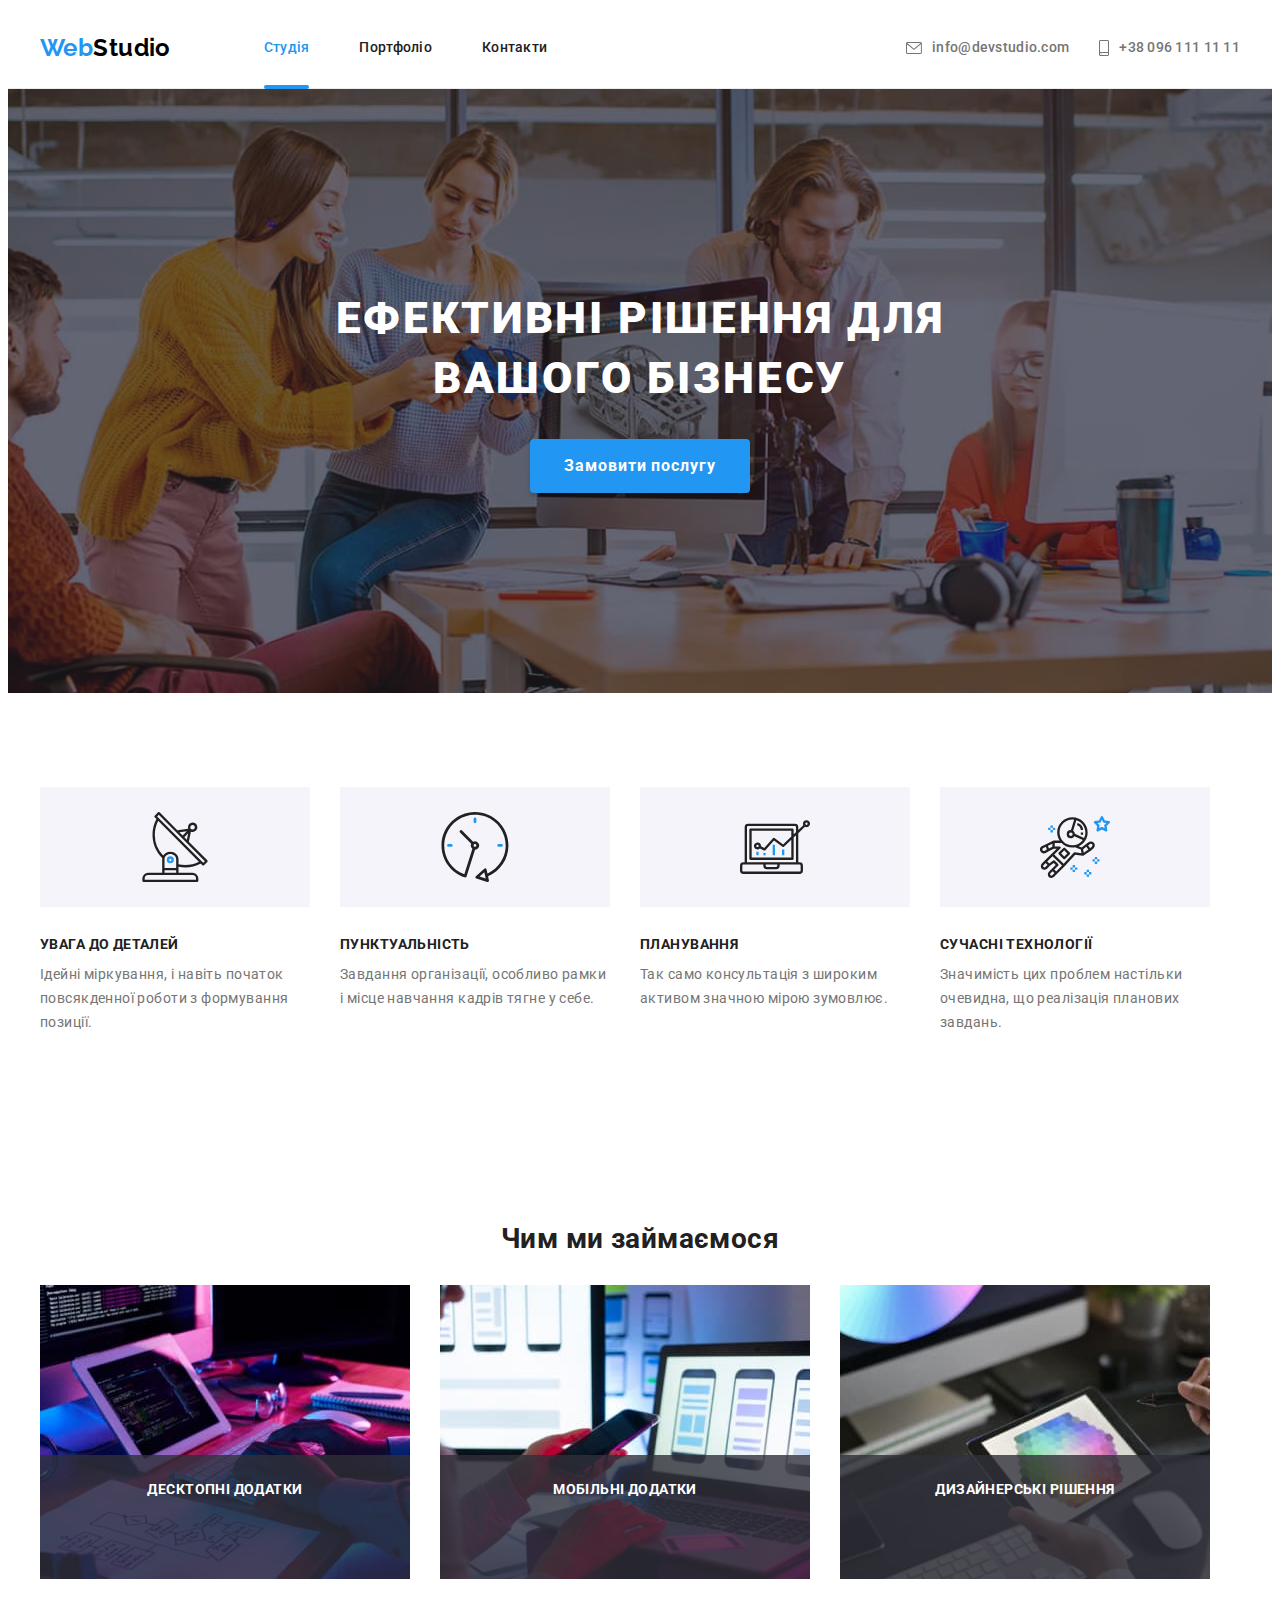
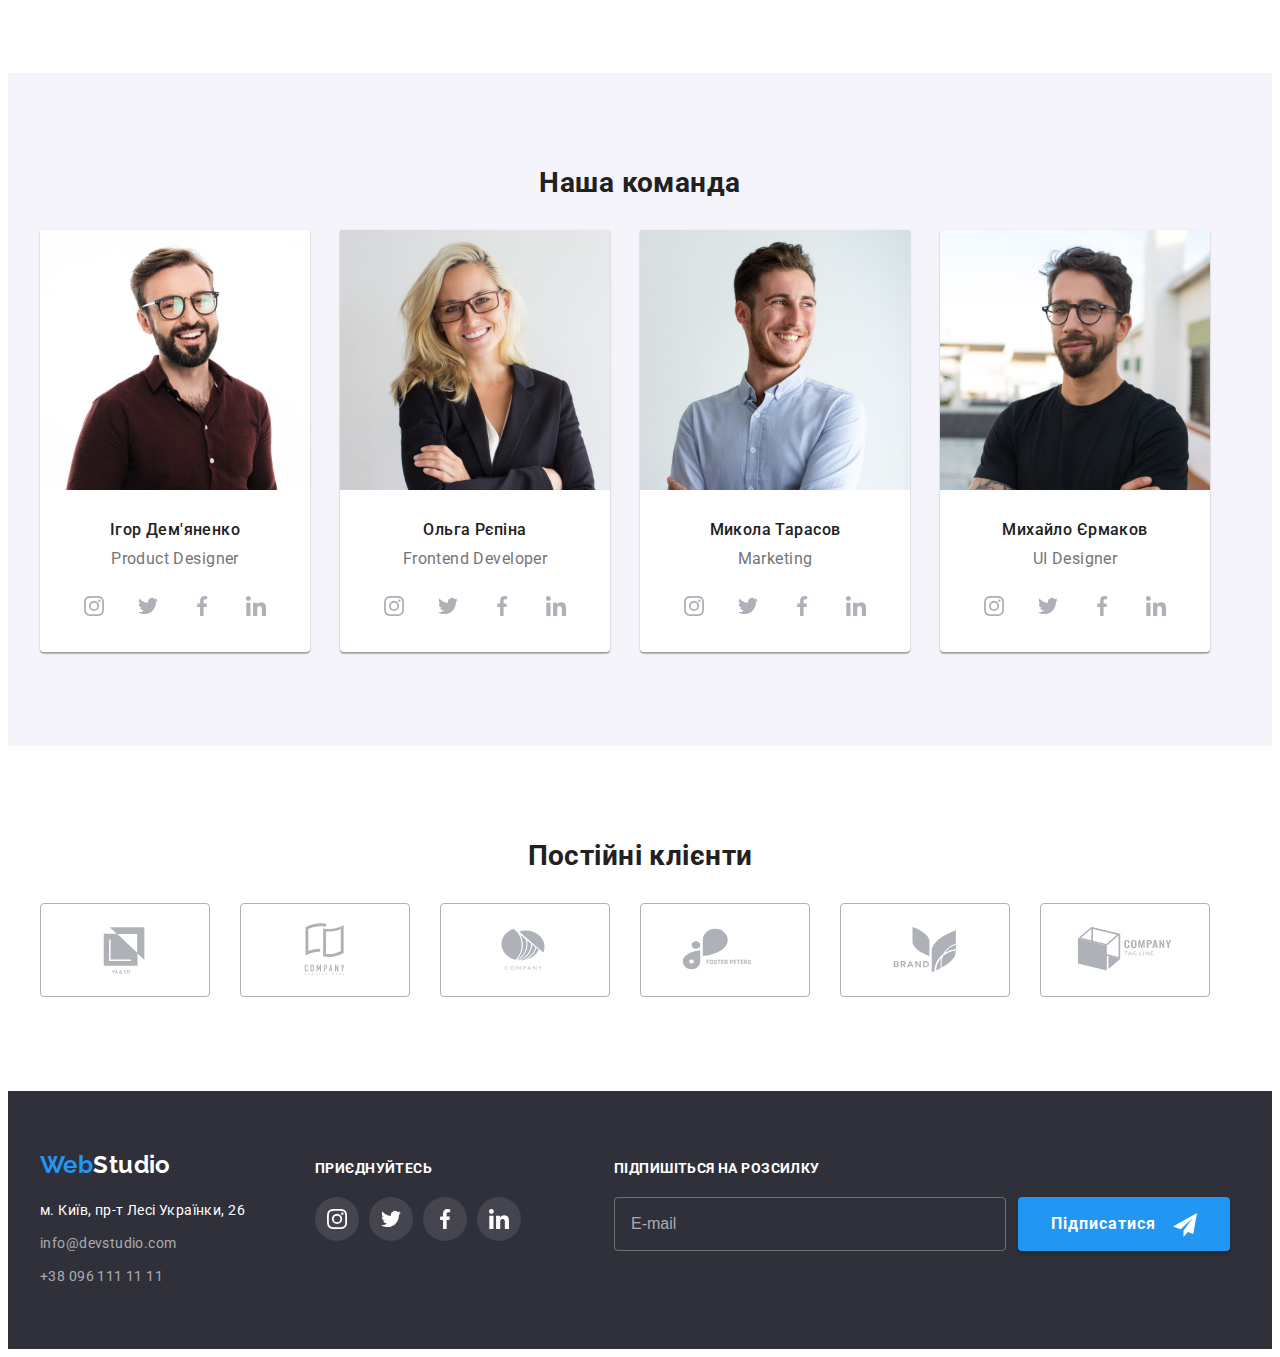
<file: index.html>
<!DOCTYPE html>
<html lang="uk">
  <head>
    <meta charset="UTF-8" />
    <meta http-equiv="X-UA-Compatible" content="IE=edge" />
    <meta name="viewport" content="width=device-width, initial-scale=1.0" />
    <title>Студія</title>
    <link rel="preconnect" href="https://fonts.googleapis.com" />
    <link rel="preconnect" href="https://fonts.gstatic.com" crossorigin />
    <link
      href="https://fonts.googleapis.com/css2?family=Raleway:wght@700&family=Roboto:wght@400;500;700;900&display=swap"
      rel="stylesheet"
    />
    <link
      rel="stylesheet"
      href="https://cdnjs.cloudflare.com/ajax/libs/modern-normalize/1.1.0/modern-normalize.min.css"
      integrity="sha512-wpPYUAdjBVSE4KJnH1VR1HeZfpl1ub8YT/NKx4PuQ5NmX2tKuGu6U/JRp5y+Y8XG2tV+wKQpNHVUX03MfMFn9Q=="
      crossorigin="anonymous"
      referrerpolicy="no-referrer"
    />
    <link rel="stylesheet" href="./css/main.min.css" />
  </head>
  <body>
    <header class="header">
      <div class="container header__section">
        <a class="logo header__logo" href="./index.html"
          >Web<span class="logo__decor--dark">Studio</span></a
        >
        <nav class="navigation">
          <ul class="menu list">
            <li>
              <a class="menu__item menu__item--active" href="./index.html"
                >Студія</a
              >
            </li>
            <li>
              <a class="menu__item" href="./portfolio.html">Портфоліо</a>
            </li>
            <li><a class="menu__item" href="#">Контакти</a></li>
          </ul>
        </nav>
        <ul class="connect list">
          <li>
            <a class="connect__item" href="mailto:info@devstudio.com">
              <svg class="connect__icon connect__icon--mail">
                <use
                  href="./images/index-page-img/icon.svg#icon-envelope"
                ></use>
              </svg>
              info@devstudio.com</a
            >
          </li>
          <li>
            <a class="connect__item" href="tel:+380961111111">
              <svg class="connect__icon connect__icon--tel">
                <use
                  href="./images/index-page-img/icon.svg#icon-smartphone"
                ></use></svg
              >+38 096 111 11 11</a
            >
          </li>
        </ul>
        <button type="button" class="header__btn addmenu__btn" data-menu-open>
          <svg class="addmenu__icon" width="40" height="40">
            <use href="./images/index-page-img/icon.svg#icon-addmenu"></use>
          </svg>
        </button>
      </div>
      <div class="mob-menu is-hidden" data-menu>
        <div class="mob-container">
          <div class="mob-menu__top">
            <button type="button" class="add-close__btn" data-menu-close>
              <svg class="addmenu__icon--close" width="40" height="40">
                <use
                  href="./images/index-page-img/icon.svg#icon-menu-close"
                ></use>
              </svg>
            </button>
            <ul class="mob-menu__list list">
              <li>
                <a
                  class="mob-menu__item mob-menu__item--active"
                  href="./index.html"
                  >Студія</a
                >
              </li>
              <li>
                <a class="mob-menu__item" href="./portfolio.html">Портфоліо</a>
              </li>
              <li><a class="mob-menu__item" href="#">Контакти</a></li>
            </ul>
          </div>
          <div class="mob-menu__bottom">
            <ul class="mob-connect__list list">
              <li>
                <a
                  class="mob-connect__item mob-connect__phone"
                  href="tel:+380961111111"
                >
                  +38 096 111 11 11</a
                >
              </li>
              <li>
                <a
                  class="mob-connect__item mob-connect__mail"
                  href="mailto:info@devstudio.com"
                >
                  info@devstudio.com</a
                >
              </li>
            </ul>
            <ul class="mob-soc__list">
              <li class="mob-soc__item">
                <a class="mob-soc__link" href="#">Instagram</a>
              </li>
              <li class="mob-soc__item">
                <a class="mob-soc__link" href="#">Twitter</a>
              </li>
              <li class="mob-soc__item">
                <a class="mob-soc__link" href="#">Facebook</a>
              </li>
              <li class="mob-soc__item">
                <a class="mob-soc__link" href="#">LinkedIn</a>
              </li>
            </ul>
          </div>
        </div>
      </div>
    </header>

    <main>
      <!-- Hero section READY-->
      <section class="hero">
        <div class="container hero__content">
          <h1 class="hero__title">Ефективні рішення для вашого бізнесу</h1>
          <button class="hero__button btn" type="button" data-modal-open>
            Замовити послугу
          </button>
        </div>
      </section>
      <!--Feature section READY-->
      <section class="feature section">
        <div class="container">
          <h2 class="visually-hidden">Feature</h2>

          <ul class="feature__list list">
            <li class="feature__item">
              <div class="feature__icon">
                <svg width="70" height="70">
                  <use
                    href="./images/index-page-img/icon.svg#icon-antenna"
                  ></use>
                </svg>
              </div>

              <h3 class="feature__subtitle">УВАГА ДО ДЕТАЛЕЙ</h3>
              <p class="feature__text">
                Ідейні міркування, і навіть початок повсякденної роботи з
                формування позиції.
              </p>
            </li>
            <li class="feature__item">
              <div class="feature__icon">
                <svg width="70" height="70">
                  <use href="./images/index-page-img/icon.svg#icon-clock"></use>
                </svg>
              </div>
              <h3 class="feature__subtitle">ПУНКТУАЛЬНІСТЬ</h3>
              <p class="feature__text">
                Завдання організації, особливо рамки і місце навчання кадрів
                тягне у себе.
              </p>
            </li>
            <li class="feature__item">
              <div class="feature__icon">
                <svg width="70" height="70">
                  <use
                    href="./images/index-page-img/icon.svg#icon-diagram"
                  ></use>
                </svg>
              </div>
              <h3 class="feature__subtitle">ПЛАНУВАННЯ</h3>
              <p class="feature__text">
                Так само консультація з широким активом значною мірою зумовлює.
              </p>
            </li>
            <li class="feature__item">
              <div class="feature__icon">
                <svg width="70" height="70">
                  <use
                    href="./images/index-page-img/icon.svg#icon-astronaut"
                  ></use>
                </svg>
              </div>
              <h3 class="feature__subtitle">СУЧАСНІ ТЕХНОЛОГІЇ</h3>
              <p class="feature__text">
                Значимість цих проблем настільки очевидна, що реалізація
                планових завдань.
              </p>
            </li>
          </ul>
        </div>
      </section>
      <!--Section "Our activity" READY-->
      <section class="activity section">
        <div class="container">
          <h2 class="title">Чим ми займаємося</h2>
          <ul class="list activity__list">
            <li>
              <div class="activity__thumb">
                <img
                  srcset="
                    ./images/index-page-img/desktop/img1.jpg    1x,
                    ./images/index-page-img/desktop/img1-2x.jpg 2x
                  "
                  src="./images/index-page-img/desktop/img1.jpg"
                  alt="Розробка та планування"
                  width="370"
                  height="294"
                />
                <p class="activity__text">Десктопні додатки</p>
              </div>
            </li>
            <li>
              <div class="activity__thumb">
                <img
                  srcset="
                    ./images/index-page-img/desktop/img2.jpg    1x,
                    ./images/index-page-img/desktop/img2-2x.jpg 2x
                  "
                  src="./images/index-page-img/desktop/img2.jpg"
                  alt="Адаптація під мобільні платформи"
                  width="370"
                  height="294"
                />
                <p class="activity__text">Мобільні додатки</p>
              </div>
            </li>
            <li>
              <div class="activity__thumb">
                <img
                  srcset="
                    ./images/index-page-img/desktop/img3.jpg    1x,
                    ./images/index-page-img/desktop/img3-2x.jpg 2x
                  "
                  src="./images/index-page-img/desktop/img3.jpg"
                  alt="Дизайн"
                  width="370"
                  height="294"
                />
                <p class="activity__text">Дизайнерські рішення</p>
              </div>
            </li>
          </ul>
        </div>
      </section>
      <!--Section "Our team" READY-->
      <section class="team section">
        <div class="container">
          <h2 class="title">Наша команда</h2>
          <ul class="list team__list">
            <li class="team__card">
              <picture>
                <source
                  srcset="
                    ./images/index-page-img/desktop/pdesigner.jpg    1x,
                    ./images/index-page-img/desktop/pdesigner-2x.jpg 2x
                  "
                  media="(min-width: 1200px)"
                />
                <source
                  srcset="
                    ./images/index-page-img/tablet/pdesigner-tabl.jpg    1x,
                    ./images/index-page-img/tablet/pdesigner-tabl-2x.jpg 2x
                  "
                  media="(min-width: 768px)"
                />
                <source
                  srcset="
                    ./images/index-page-img/mobile/pdesigner-mob.jpg    1x,
                    ./images/index-page-img/mobile/pdesigner-mob-2x.jpg 2x
                  "
                  media="(max-width: 767px)"
                />
                <img
                  src="./images/index-page-img/desktop/pdesigner.jpg"
                  alt="Фото дизайнера продукту"
                />
              </picture>
              <div class="team__content">
                <h3 class="team__member">Ігор Дем'яненко</h3>
                <p class="team__role">Product Designer</p>
                <ul class="soc__list">
                  <li class="soc__item">
                    <a class="soc__link" href="#">
                      <svg class="soc__icon--dark" width="20" height="20">
                        <use
                          href="./images/index-page-img/icon.svg#icon-instagram"
                        ></use>
                      </svg>
                    </a>
                  </li>
                  <li class="soc__item">
                    <a class="soc__link" href="#">
                      <svg class="soc__icon--dark" width="20" height="20">
                        <use
                          href="./images/index-page-img/icon.svg#icon-twitter"
                        ></use>
                      </svg>
                    </a>
                  </li>
                  <li class="soc__item">
                    <a class="soc__link" href="#">
                      <svg class="soc__icon--dark" width="20" height="20">
                        <use
                          href="./images/index-page-img/icon.svg#icon-facebook"
                        ></use>
                      </svg>
                    </a>
                  </li>
                  <li class="soc__item">
                    <a class="soc__link" href="#">
                      <svg class="soc__icon--dark" width="20" height="20">
                        <use
                          href="./images/index-page-img/icon.svg#icon-linkedin"
                        ></use>
                      </svg>
                    </a>
                  </li>
                </ul>
              </div>
            </li>

            <li class="team__card">
              <picture>
                <source
                  srcset="
                    ./images/index-page-img/desktop/frontend.jpg    1x,
                    ./images/index-page-img/desktop/frontend-2x.jpg 2x
                  "
                  media="(min-width: 1200px)"
                />
                <source
                  srcset="
                    ./images/index-page-img/tablet/frontend-tabl.jpg    1x,
                    ./images/index-page-img/tablet/frontend-tabl-2x.jpg 2x
                  "
                  media="(min-width: 768px)"
                />
                <source
                  srcset="
                    ./images/index-page-img/mobile/frontend-mob.jpg    1x,
                    ./images/index-page-img/mobile/frontend-mob-2x.jpg 2x
                  "
                  media="(max-width: 767px)"
                />
                <img
                  src="./images/index-page-img/desktop/frontend.jpg"
                  alt="Фото фронтенд розробника"
                />
              </picture>
              <div class="team__content">
                <h3 class="team__member">Ольга Рєпіна</h3>
                <p class="team__role">Frontend Developer</p>
                <ul class="soc__list">
                  <li class="soc__item">
                    <a class="soc__link" href="#">
                      <svg class="soc__icon--dark" width="20" height="20">
                        <use
                          href="./images/index-page-img/icon.svg#icon-instagram"
                        ></use>
                      </svg>
                    </a>
                  </li>
                  <li class="soc__item">
                    <a class="soc__link" href="#">
                      <svg class="soc__icon--dark" width="20" height="20">
                        <use
                          href="./images/index-page-img/icon.svg#icon-twitter"
                        ></use>
                      </svg>
                    </a>
                  </li>
                  <li class="soc__item">
                    <a class="soc__link" href="#">
                      <svg class="soc__icon--dark" width="20" height="20">
                        <use
                          href="./images/index-page-img/icon.svg#icon-facebook"
                        ></use>
                      </svg>
                    </a>
                  </li>
                  <li class="soc__item">
                    <a class="soc__link" href="#">
                      <svg class="soc__icon--dark" width="20" height="20">
                        <use
                          href="./images/index-page-img/icon.svg#icon-linkedin"
                        ></use>
                      </svg>
                    </a>
                  </li>
                </ul>
              </div>
            </li>
            <li class="team__card">
              <picture>
                <source
                  srcset="
                    ./images/index-page-img/desktop/marketing.jpg    1x,
                    ./images/index-page-img/desktop/marketing-2x.jpg 2x
                  "
                  media="(min-width: 1200px)"
                />
                <source
                  srcset="
                    ./images/index-page-img/tablet/marketing-tabl.jpg    1x,
                    ./images/index-page-img/tablet/marketing-tabl-2x.jpg 2x
                  "
                  media="(min-width: 768px)"
                />
                <source
                  srcset="
                    ./images/index-page-img/mobile/marketing-mob.jpg    1x,
                    ./images/index-page-img/mobile/marketing-mob-2x.jpg 2x
                  "
                  media="(max-width: 767px)"
                />
                <img
                  src="./images/index-page-img/desktop/marketing.jpg"
                  alt="Фото маркетолога"
                />
              </picture>

              <div class="team__content">
                <h3 class="team__member">Микола Тарасов</h3>
                <p class="team__role">Marketing</p>
                <ul class="soc__list">
                  <li class="soc__item">
                    <a class="soc__link" href="#">
                      <svg class="soc__icon--dark" width="20" height="20">
                        <use
                          href="./images/index-page-img/icon.svg#icon-instagram"
                        ></use>
                      </svg>
                    </a>
                  </li>
                  <li class="soc__item">
                    <a class="soc__link" href="#">
                      <svg class="soc__icon--dark" width="20" height="20">
                        <use
                          href="./images/index-page-img/icon.svg#icon-twitter"
                        ></use>
                      </svg>
                    </a>
                  </li>
                  <li class="soc__item">
                    <a class="soc__link" href="#">
                      <svg class="soc__icon--dark" width="20" height="20">
                        <use
                          href="./images/index-page-img/icon.svg#icon-facebook"
                        ></use>
                      </svg>
                    </a>
                  </li>
                  <li class="soc__item">
                    <a class="soc__link" href="#">
                      <svg class="soc__icon--dark" width="20" height="20">
                        <use
                          href="./images/index-page-img/icon.svg#icon-linkedin"
                        ></use>
                      </svg>
                    </a>
                  </li>
                </ul>
              </div>
            </li>
            <li class="team__card">
              <picture>
                <source
                  srcset="
                    ./images/index-page-img/desktop/udesigner.jpg    1x,
                    ./images/index-page-img/desktop/udesigner-2x.jpg 2x
                  "
                  media="(min-width: 1200px)"
                />
                <source
                  srcset="
                    ./images/index-page-img/tablet/udesigner-tabl.jpg    1x,
                    ./images/index-page-img/tablet/udesigner-tabl-2x.jpg 2x
                  "
                  media="(min-width: 768px)"
                />
                <source
                  srcset="
                    ./images/index-page-img/mobile/udesigner-mob.jpg    1x,
                    ./images/index-page-img/mobile/udesigner-mob-2x.jpg 2x
                  "
                  media="(max-width: 767px)"
                />
                <img
                  src="./images/index-page-img/desktop/udesigner.jpg"
                  alt="Фото графічного дизайнера"
                />
              </picture>

              <div class="team__content">
                <h3 class="team__member">Михайло Єрмаков</h3>
                <p class="team__role">UI Designer</p>
                <ul class="soc__list">
                  <li class="soc__item">
                    <a class="soc__link" href="#">
                      <svg class="soc__icon--dark" width="20" height="20">
                        <use
                          href="./images/index-page-img/icon.svg#icon-instagram"
                        ></use>
                      </svg>
                    </a>
                  </li>
                  <li class="soc__item">
                    <a class="soc__link" href="#">
                      <svg class="soc__icon--dark" width="20" height="20">
                        <use
                          href="./images/index-page-img/icon.svg#icon-twitter"
                        ></use>
                      </svg>
                    </a>
                  </li>
                  <li class="soc__item">
                    <a class="soc__link" href="#">
                      <svg class="soc__icon--dark" width="20" height="20">
                        <use
                          href="./images/index-page-img/icon.svg#icon-facebook"
                        ></use>
                      </svg>
                    </a>
                  </li>
                  <li class="soc__item">
                    <a class="soc__link" href="#">
                      <svg class="soc__icon--dark" width="20" height="20">
                        <use
                          href="./images/index-page-img/icon.svg#icon-linkedin"
                        ></use>
                      </svg>
                    </a>
                  </li>
                </ul>
              </div>
            </li>
          </ul>
        </div>
      </section>

      <!-- Section  "Clients" READY -->
      <section class="clients section">
        <div class="container">
          <h2 class="title">Постійні клієнти</h2>
          <ul class="clients__list">
            <li class="clients__item">
              <a class="clients__link" href="#">
                <svg class="clients__icon" width="106" height="60">
                  <use href="./images/index-page-img/icon.svg#icon-Logo"></use>
                </svg>
              </a>
            </li>
            <li class="clients__item">
              <a class="clients__link" href="#">
                <svg class="clients__icon" width="106" height="60">
                  <use href="./images/index-page-img/icon.svg#icon-Logo1"></use>
                </svg>
              </a>
            </li>
            <li class="clients__item">
              <a class="clients__link" href="#">
                <svg class="clients__icon" width="106" height="60">
                  <use href="./images/index-page-img/icon.svg#icon-Logo2"></use>
                </svg>
              </a>
            </li>
            <li class="clients__item">
              <a class="clients__link" href="#">
                <svg class="clients__icon" width="106" height="60">
                  <use href="./images/index-page-img/icon.svg#icon-Logo3"></use>
                </svg>
              </a>
            </li>
            <li class="clients__item">
              <a class="clients__link" href="#">
                <svg class="clients__icon" width="106" height="60">
                  <use href="./images/index-page-img/icon.svg#icon-Logo4"></use>
                </svg>
              </a>
            </li>
            <li class="clients__item">
              <a class="clients__link" href="#">
                <svg class="clients__icon" width="106" height="60">
                  <use href="./images/index-page-img/icon.svg#icon-Logo5"></use>
                </svg>
              </a>
            </li>
          </ul>
        </div>
      </section>
    </main>

    <footer class="footer">
      <div class="container footer__content">
        <div class="footer__tablet">
          <div class="footer__contacts">
            <a class="logo" href="./index.html"
              >Web<span class="logo__decor--light">Studio</span></a
            >
            <address class="address">
              <ul class="list">
                <li class="address__item">
                  <a
                    class="address__link"
                    href="https://goo.gl/maps/wRLRJnmAtBPPjTjs9"
                    target="_blank"
                    rel="noopener noreferrer nofollow"
                    ><span class="footer__map"
                      >м. Київ, пр-т Лесі Українки, 26</span
                    ></a
                  >
                </li>
                <li class="address__item">
                  <a class="address__link" href="mailto:info@devstudio.com"
                    >info@devstudio.com</a
                  >
                </li>
                <li class="address__item">
                  <a class="address__link address__tel" href="tel:+380961111111"
                    >+38 096 111 11 11</a
                  >
                </li>
              </ul>
            </address>
          </div>

          <div class="footer__social">
            <p class="social__title">приєднуйтесь</p>
            <ul class="soc__list">
              <li class="soc__item">
                <a class="soc__link soc__link--dark" href="#">
                  <svg
                    class="soc__icon soc__icon--light"
                    width="20"
                    height="20"
                  >
                    <use
                      href="./images/index-page-img/icon.svg#icon-instagram"
                    ></use>
                  </svg>
                </a>
              </li>
              <li class="soc__item">
                <a class="soc__link soc__link--dark" href="#">
                  <svg
                    class="soc__icon soc__icon--light"
                    width="20"
                    height="20"
                  >
                    <use
                      href="./images/index-page-img/icon.svg#icon-twitter"
                    ></use>
                  </svg>
                </a>
              </li>
              <li class="soc__item">
                <a class="soc__link soc__link--dark" href="#">
                  <svg
                    class="soc__icon soc__icon--light"
                    width="20"
                    height="20"
                  >
                    <use
                      href="./images/index-page-img/icon.svg#icon-facebook"
                    ></use>
                  </svg>
                </a>
              </li>
              <li class="soc__item">
                <a class="soc__link soc__link--dark" href="#">
                  <svg
                    class="soc__icon soc__icon--light"
                    width="20"
                    height="20"
                  >
                    <use
                      href="./images/index-page-img/icon.svg#icon-linkedin"
                    ></use>
                  </svg>
                </a>
              </li>
            </ul>
          </div>
        </div>

        <div class="footer__form">
          <form class="form__content">
            <label class="form__label" for="footer-mail"
              >Підпишіться на розсилку</label
            >
            <div class="input__btn">
              <input
                class="form__input"
                type="email"
                name="footer-mail"
                id="footer-mail"
                placeholder="E-mail"
              />
              <button class="form__btn btn" type="submit">
                Підписатися
                <svg class="btn__icon" width="24" height="24">
                  <use
                    href="./images/index-page-img/icon.svg#icon-footer-btn-send"
                  ></use>
                </svg>
              </button>
            </div>
          </form>
        </div>
      </div>
    </footer>

    <div class="feedback__backdrop is-hidden" data-modal>
      <div class="feedback__modal">
        <button type="button" class="btn--close" data-modal-close>
          <svg class="modal-btn-icon" width="18" height="18">
            <use href="./images/index-page-img/icon.svg#icon-close-btn"></use>
          </svg>
        </button>
        <p class="feedback__title">Залиште свої дані, ми вам передзвонимо</p>
        <form class="modal-form">
          <div class="feedback__item">
            <label class="feedback__label" for="name">Ім'я</label>
            <div class="feedback__content">
              <input
                class="feedback__input"
                type="text"
                name="name"
                id="name"
                required
              />
              <svg class="input__icon" width="18" height="18">
                <use
                  href="./images/index-page-img/icon.svg#icon-modal-name"
                ></use>
              </svg>
            </div>
          </div>
          <div class="feedback__item">
            <label class="feedback__label" for="tel">Телефон</label>
            <div class="feedback__content">
              <input
                class="feedback__input"
                type="tel"
                name="tel"
                id="tel"
                required
              />
              <svg class="input__icon" width="18" height="18">
                <use
                  href="./images/index-page-img/icon.svg#icon-modal-phone"
                ></use>
              </svg>
            </div>
          </div>
          <div class="feedback__item">
            <label class="feedback__label" for="modal-mail">Пошта</label>
            <div class="feedback__content">
              <input
                class="feedback__input"
                type="email"
                name="modal-mail"
                id="modal-mail"
                required
              />
              <svg class="input__icon" width="18" height="18">
                <use
                  href="./images/index-page-img/icon.svg#icon-modal-email"
                ></use>
              </svg>
            </div>
          </div>

          <div class="feedback__item feedback__comment">
            <label class="feedback__label" for="comment">Коментар</label>
            <textarea
              name="comment"
              id="comment"
              placeholder="Введіть текст"
            ></textarea>
          </div>

          <div class="policy">
            <input
              class="policy__input visually-hidden"
              type="checkbox"
              name="policy"
              value="true"
              id="policy"
              required
            />
            <label class="policy__label" for="policy">
              <span>
                <svg class="check-icon" width="16" height="15">
                  <use
                    href="./images/index-page-img/icon.svg#icon-checked"
                  ></use>
                </svg>
              </span>
              Погоджуюся з розсилкою та приймаю &#160;
              <a class="policy__link" href="#">Умови договору</a></label
            >
          </div>

          <button class="btn--submit btn" type="submit">Відправити</button>
        </form>
      </div>
    </div>
    <script src="./js/modal.js"></script>
    <script src="./js/mobile-menu.js"></script>
  </body>
</html>
</file>
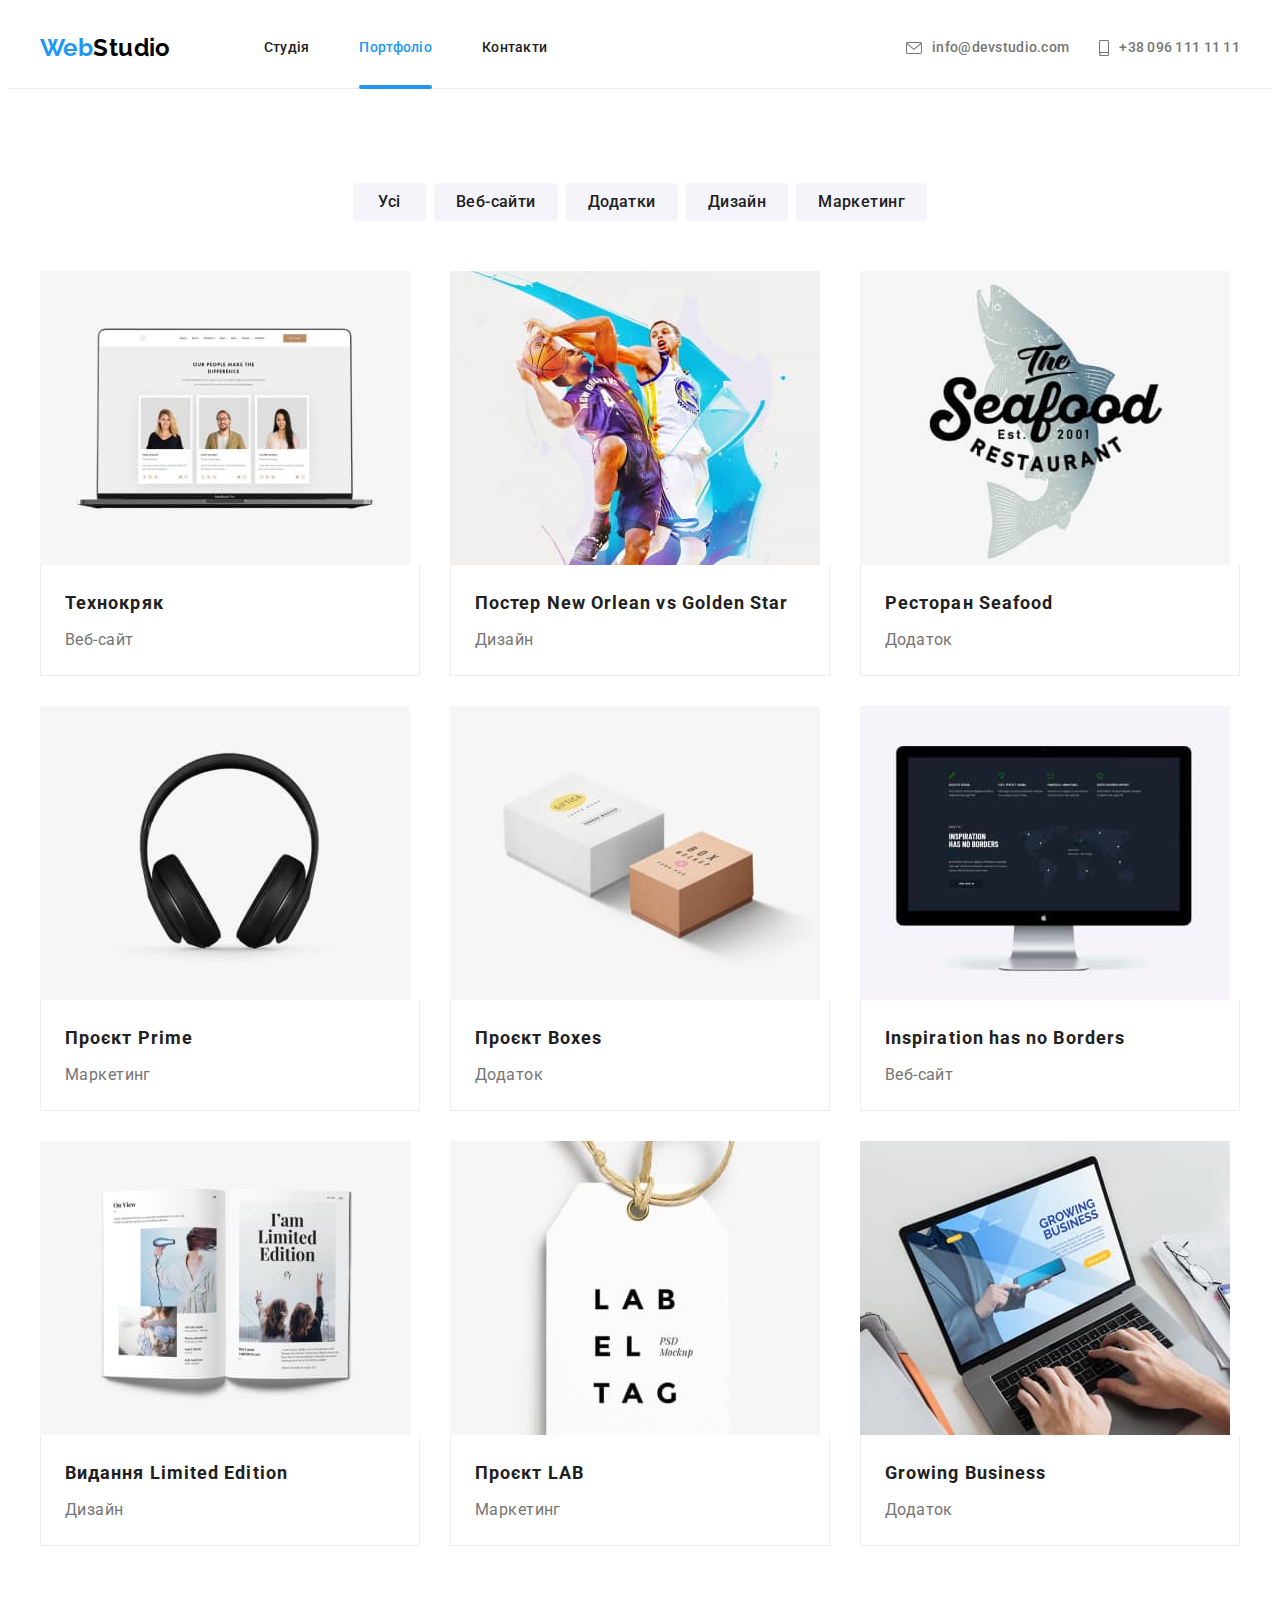
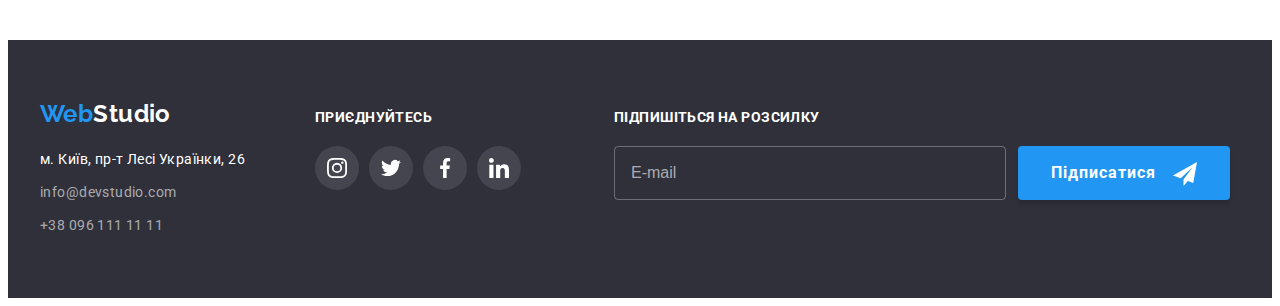
<file: portfolio.html>
<!DOCTYPE html>
<html lang="uk">
  <head>
    <meta charset="UTF-8" />
    <meta http-equiv="X-UA-Compatible" content="IE=edge" />
    <meta name="viewport" content="width=device-width, initial-scale=1.0" />
    <title>Портфоліо</title>
    <link rel="preconnect" href="https://fonts.googleapis.com" />
    <link rel="preconnect" href="https://fonts.gstatic.com" crossorigin />
    <link
      href="https://fonts.googleapis.com/css2?family=Raleway:wght@700&family=Roboto:wght@400;500;700;900&display=swap"
      rel="stylesheet"
    />
    <link
      rel="stylesheet"
      href="https://cdnjs.cloudflare.com/ajax/libs/modern-normalize/1.1.0/modern-normalize.min.css"
      integrity="sha512-wpPYUAdjBVSE4KJnH1VR1HeZfpl1ub8YT/NKx4PuQ5NmX2tKuGu6U/JRp5y+Y8XG2tV+wKQpNHVUX03MfMFn9Q=="
      crossorigin="anonymous"
      referrerpolicy="no-referrer"
    />
    <link rel="stylesheet" href="./css/main.min.css" />
  </head>

  <body>
    <header class="header">
      <div class="container header__section">
        <a class="logo header__logo" href="./index.html"
          >Web<span class="logo__decor--dark">Studio</span></a
        >
        <nav class="navigation">
          <ul class="menu list">
            <li>
              <a class="menu__item" href="./index.html">Студія</a>
            </li>
            <li>
              <a class="menu__item menu__item--active" href="./portfolio.html"
                >Портфоліо</a
              >
            </li>
            <li><a class="menu__item" href="#">Контакти</a></li>
          </ul>
        </nav>
        <ul class="connect list">
          <li>
            <a class="connect__item" href="mailto:info@devstudio.com">
              <svg class="connect__icon" width="16" height="12">
                <use
                  href="./images/index-page-img/icon.svg#icon-envelope"
                ></use>
              </svg>
              info@devstudio.com</a
            >
          </li>
          <li>
            <a class="connect__item" href="tel:+380961111111">
              <svg class="connect__icon" width="10" height="16">
                <use
                  href="./images/index-page-img/icon.svg#icon-smartphone"
                ></use></svg
              >+38 096 111 11 11</a
            >
          </li>
        </ul>
        <button type="button" class="header__btn addmenu__btn" data-menu-open>
          <svg class="addmenu__icon" width="40" height="40">
            <use href="./images/index-page-img/icon.svg#icon-addmenu"></use>
          </svg>
        </button>
      </div>
      <div class="mob-menu is-hidden" data-menu>
        <div class="mob-container">
          <div class="mob-menu__top">
            <button type="button" class="add-close__btn" data-menu-close>
              <svg class="addmenu__icon--close" width="40" height="40">
                <use
                  href="./images/index-page-img/icon.svg#icon-menu-close"
                ></use>
              </svg>
            </button>
            <ul class="mob-menu__list list">
              <li>
                <a class="mob-menu__item" href="./index.html">Студія</a>
              </li>
              <li>
                <a
                  class="mob-menu__item mob-menu__item--active"
                  href="./portfolio.html"
                  >Портфоліо</a
                >
              </li>
              <li><a class="mob-menu__item" href="#">Контакти</a></li>
            </ul>
          </div>
          <div class="mob-menu__bottom">
            <ul class="mob-connect__list list">
              <li>
                <a
                  class="mob-connect__item mob-connect__phone"
                  href="tel:+380961111111"
                >
                  +38 096 111 11 11</a
                >
              </li>
              <li>
                <a
                  class="mob-connect__item mob-connect__mail"
                  href="mailto:info@devstudio.com"
                >
                  info@devstudio.com</a
                >
              </li>
            </ul>
            <ul class="mob-soc__list">
              <li class="mob-soc__item">
                <a class="mob-soc__link" href="#">Instagram</a>
              </li>
              <li class="mob-soc__item">
                <a class="mob-soc__link" href="#">Twitter</a>
              </li>
              <li class="mob-soc__item">
                <a class="mob-soc__link" href="#">Facebook</a>
              </li>
              <li class="mob-soc__item">
                <a class="mob-soc__link" href="#">LinkedIn</a>
              </li>
            </ul>
          </div>
        </div>
      </div>
    </header>

    <main>
      <section class="portfolio-page section">
        <div class="container">
          <h1 class="visually-hidden">Портфоліо</h1>
          <ul class="list radiobutton__list radiobutton__splitter">
            <li>
              <button class="radiobutton__item" type="button">Усі</button>
            </li>
            <li>
              <button class="radiobutton__item" type="button">Веб-сайти</button>
            </li>
            <li>
              <button class="radiobutton__item" type="button">Додатки</button>
            </li>
            <li>
              <button class="radiobutton__item" type="button">Дизайн</button>
            </li>
            <li>
              <button class="radiobutton__item" type="button">Маркетинг</button>
            </li>
          </ul>
          <ul class="list cards__position">
            <li class="cards__item">
              <a
                class="cards__link"
                href="#"
                target="_blank"
                rel="noopener noreferrer nofollow"
              >
                <div class="cards__thumb">
                  <picture>
                    <source
                      srcset="
                        ./images/portfolio-page-img/desktop/techno.jpg    1x,
                        ./images/portfolio-page-img/desktop/techno-2x.jpg 2x
                      "
                      media="(min-width: 1200px)"
                    />
                    <source
                      srcset="
                        ./images/portfolio-page-img/tablet/techno-tabl.jpg    1x,
                        ./images/portfolio-page-img/tablet/techno-tabl-2x.jpg 2x
                      "
                      media="(min-width: 768px)"
                    />
                    <source
                      srcset="
                        ./images/portfolio-page-img/mobile/techno-mob.jpg    1x,
                        ./images/portfolio-page-img/mobile/techno-mob-2x.jpg 2x
                      "
                      media="(max-width: 767px)"
                    />
                    <img
                      src="./images/portfolio-page-img/desktop/techno.jpg"
                      alt="Технокряк"
                    />
                  </picture>

                  <p class="cards__text--overlay">
                    Ресурс пропонує комплексні пропозиції з різним рівнем
                    функціоналу та сервісів. Все це дозволить відвідувачу
                    отримати вичерпні відомості про компанію чи приватну особу.
                  </p>
                </div>
                <div class="cards__content">
                  <h2 class="cards__title">Технокряк</h2>
                  <p class="cards__text">Веб-сайт</p>
                </div>
              </a>
            </li>
            <li class="cards__item">
              <a
                class="cards__link"
                href="#"
                target="_blank"
                rel="noopener noreferrer nofollow"
              >
                <div class="cards__thumb">
                  <picture>
                    <source
                      srcset="
                        ./images/portfolio-page-img/desktop/poster.jpg    1x,
                        ./images/portfolio-page-img/desktop/poster-2x.jpg 2x
                      "
                      media="(min-width: 1200px)"
                    />
                    <source
                      srcset="
                        ./images/portfolio-page-img/tablet/poster-tabl.jpg    1x,
                        ./images/portfolio-page-img/tablet/poster-tabl-2x.jpg 2x
                      "
                      media="(min-width: 768px)"
                    />
                    <source
                      srcset="
                        ./images/portfolio-page-img/mobile/poster-mob.jpg    1x,
                        ./images/portfolio-page-img/mobile/poster-mob-2x.jpg 2x
                      "
                      media="(max-width: 767px)"
                    />
                    <img
                      src="./images/portfolio-page-img/desktop/poster.jpg"
                      alt="Постер New Orlean vs Golden Star"
                    />
                  </picture>

                  <p class="cards__text--overlay">
                    Ресурс пропонує комплексні пропозиції з різним рівнем
                    функціоналу та сервісів. Все це дозволить відвідувачу
                    отримати вичерпні відомості про компанію чи приватну особу.
                  </p>
                </div>
                <div class="cards__content">
                  <h2 class="cards__title">Постер New Orlean vs Golden Star</h2>
                  <p class="cards__text">Дизайн</p>
                </div>
              </a>
            </li>
            <li class="cards__item">
              <a
                class="cards__link"
                href="#"
                target="_blank"
                rel="noopener noreferrer nofollow"
              >
                <div class="cards__thumb">
                  <picture>
                    <source
                      srcset="
                        ./images/portfolio-page-img/desktop/seafood.jpg    1x,
                        ./images/portfolio-page-img/desktop/seafood-2x.jpg 2x
                      "
                      media="(min-width: 1200px)"
                    />
                    <source
                      srcset="
                        ./images/portfolio-page-img/tablet/seafood-tabl.jpg    1x,
                        ./images/portfolio-page-img/tablet/seafood-tabl-2x.jpg 2x
                      "
                      media="(min-width: 768px)"
                    />
                    <source
                      srcset="
                        ./images/portfolio-page-img/mobile/seafood-mob.jpg    1x,
                        ./images/portfolio-page-img/mobile/seafood-mob-2x.jpg 2x
                      "
                      media="(max-width: 767px)"
                    />
                    <img
                      src="./images/portfolio-page-img/desktop/seafood.jpg"
                      alt="Ресторан Seafood"
                    />
                  </picture>

                  <p class="cards__text--overlay">
                    Ресурс пропонує комплексні пропозиції з різним рівнем
                    функціоналу та сервісів. Все це дозволить відвідувачу
                    отримати вичерпні відомості про компанію чи приватну особу.
                  </p>
                </div>
                <div class="cards__content">
                  <h2 class="cards__title">Ресторан Seafood</h2>
                  <p class="cards__text">Додаток</p>
                </div>
              </a>
            </li>
            <li class="cards__item">
              <a
                class="cards__link"
                href="#"
                target="_blank"
                rel="noopener noreferrer nofollow"
              >
                <div class="cards__thumb">
                  <picture>
                    <source
                      srcset="
                        ./images/portfolio-page-img/desktop/prime.jpg    1x,
                        ./images/portfolio-page-img/desktop/prime-2x.jpg 2x
                      "
                      media="(min-width: 1200px)"
                    />
                    <source
                      srcset="
                        ./images/portfolio-page-img/tablet/prime-tabl.jpg    1x,
                        ./images/portfolio-page-img/tablet/prime-tabl-2x.jpg 2x
                      "
                      media="(min-width: 768px)"
                    />
                    <source
                      srcset="
                        ./images/portfolio-page-img/mobile/prime-mob.jpg    1x,
                        ./images/portfolio-page-img/mobile/prime-mob-2x.jpg 2x
                      "
                      media="(max-width: 767px)"
                    />
                    <img
                      src="./images/portfolio-page-img/desktop/prime.jpg"
                      alt="Проєкт Prime"
                    />
                  </picture>

                  <p class="cards__text--overlay">
                    Ресурс пропонує комплексні пропозиції з різним рівнем
                    функціоналу та сервісів. Все це дозволить відвідувачу
                    отримати вичерпні відомості про компанію чи приватну особу.
                  </p>
                </div>
                <div class="cards__content">
                  <h2 class="cards__title">Проєкт Prime</h2>
                  <p class="cards__text">Маркетинг</p>
                </div>
              </a>
            </li>
            <li class="cards__item">
              <a
                class="cards__link"
                href="#"
                target="_blank"
                rel="noopener noreferrer nofollow"
              >
                <div class="cards__thumb">
                  <picture>
                    <source
                      srcset="
                        ./images/portfolio-page-img/desktop/boxes.jpg    1x,
                        ./images/portfolio-page-img/desktop/boxes-2x.jpg 2x
                      "
                      media="(min-width: 1200px)"
                    />
                    <source
                      srcset="
                        ./images/portfolio-page-img/tablet/boxes-tabl.jpg    1x,
                        ./images/portfolio-page-img/tablet/boxes-tabl-2x.jpg 2x
                      "
                      media="(min-width: 768px)"
                    />
                    <source
                      srcset="
                        ./images/portfolio-page-img/mobile/boxes-mob.jpg    1x,
                        ./images/portfolio-page-img/mobile/boxes-mob-2x.jpg 2x
                      "
                      media="(max-width: 767px)"
                    />
                    <img
                      src="./images/portfolio-page-img/desktop/boxes.jpg"
                      alt="Проєкт Boxes"
                    />
                  </picture>

                  <p class="cards__text--overlay">
                    Ресурс пропонує комплексні пропозиції з різним рівнем
                    функціоналу та сервісів. Все це дозволить відвідувачу
                    отримати вичерпні відомості про компанію чи приватну особу.
                  </p>
                </div>
                <div class="cards__content">
                  <h2 class="cards__title">Проєкт Boxes</h2>
                  <p class="cards__text">Додаток</p>
                </div>
              </a>
            </li>
            <li class="cards__item">
              <a
                class="cards__link"
                href="#"
                target="_blank"
                rel="noopener noreferrer nofollow"
              >
                <div class="cards__thumb">
                  <picture>
                    <source
                      srcset="
                        ./images/portfolio-page-img/desktop/inspiration.jpg    1x,
                        ./images/portfolio-page-img/desktop/inspiration-2x.jpg 2x
                      "
                      media="(min-width: 1200px)"
                    />
                    <source
                      srcset="
                        ./images/portfolio-page-img/tablet/inspiration-tabl.jpg    1x,
                        ./images/portfolio-page-img/tablet/inspiration-tabl-2x.jpg 2x
                      "
                      media="(min-width: 768px)"
                    />
                    <source
                      srcset="
                        ./images/portfolio-page-img/mobile/inspiration-mob.jpg    1x,
                        ./images/portfolio-page-img/mobile/inspiration-mob-2x.jpg 2x
                      "
                      media="(max-width: 767px)"
                    />
                    <img
                      src="./images/portfolio-page-img/desktop/inspiration.jpg"
                      alt="Inspiration has no Borders"
                    />
                  </picture>

                  <p class="cards__text--overlay">
                    Ресурс пропонує комплексні пропозиції з різним рівнем
                    функціоналу та сервісів. Все це дозволить відвідувачу
                    отримати вичерпні відомості про компанію чи приватну особу.
                  </p>
                </div>
                <div class="cards__content">
                  <h2 class="cards__title">Inspiration has no Borders</h2>
                  <p class="cards__text">Веб-сайт</p>
                </div>
              </a>
            </li>
            <li class="cards__item">
              <a
                class="cards__link"
                href="#"
                target="_blank"
                rel="noopener noreferrer nofollow"
              >
                <div class="cards__thumb">
                  <picture>
                    <source
                      srcset="
                        ./images/portfolio-page-img/desktop/edition.jpg    1x,
                        ./images/portfolio-page-img/desktop/edition-2x.jpg 2x
                      "
                      media="(min-width: 1200px)"
                    />
                    <source
                      srcset="
                        ./images/portfolio-page-img/tablet/edition-tabl.jpg    1x,
                        ./images/portfolio-page-img/tablet/edition-tabl-2x.jpg 2x
                      "
                      media="(min-width: 768px)"
                    />
                    <source
                      srcset="
                        ./images/portfolio-page-img/mobile/edition-mob.jpg    1x,
                        ./images/portfolio-page-img/mobile/edition-mob-2x.jpg 2x
                      "
                      media="(max-width: 767px)"
                    />
                    <img
                      src="./images/portfolio-page-img/desktop/edition.jpg"
                      alt="Видання Limited Edition"
                    />
                  </picture>

                  <p class="cards__text--overlay">
                    Ресурс пропонує комплексні пропозиції з різним рівнем
                    функціоналу та сервісів. Все це дозволить відвідувачу
                    отримати вичерпні відомості про компанію чи приватну особу.
                  </p>
                </div>
                <div class="cards__content">
                  <h2 class="cards__title">Видання Limited Edition</h2>
                  <p class="cards__text">Дизайн</p>
                </div>
              </a>
            </li>
            <li class="cards__item">
              <a
                class="cards__link"
                href="#"
                target="_blank"
                rel="noopener noreferrer nofollow"
              >
                <div class="cards__thumb">
                  <picture>
                    <source
                      srcset="
                        ./images/portfolio-page-img/desktop/lab.jpg    1x,
                        ./images/portfolio-page-img/desktop/lab-2x.jpg 2x
                      "
                      media="(min-width: 1200px)"
                    />
                    <source
                      srcset="
                        ./images/portfolio-page-img/tablet/lab-tabl.jpg    1x,
                        ./images/portfolio-page-img/tablet/lab-tabl-2x.jpg 2x
                      "
                      media="(min-width: 768px)"
                    />
                    <source
                      srcset="
                        ./images/portfolio-page-img/mobile/lab-mob.jpg    1x,
                        ./images/portfolio-page-img/mobile/lab-mob-2x.jpg 2x
                      "
                      media="(max-width: 767px)"
                    />
                    <img
                      src="./images/portfolio-page-img/desktop/lab.jpg"
                      alt="Проєкт LAB"
                    />
                  </picture>

                  <p class="cards__text--overlay">
                    Ресурс пропонує комплексні пропозиції з різним рівнем
                    функціоналу та сервісів. Все це дозволить відвідувачу
                    отримати вичерпні відомості про компанію чи приватну особу.
                  </p>
                </div>
                <div class="cards__content">
                  <h2 class="cards__title">Проєкт LAB</h2>
                  <p class="cards__text">Маркетинг</p>
                </div>
              </a>
            </li>
            <li class="cards__item">
              <a
                class="cards__link"
                href="#"
                target="_blank"
                rel="noopener noreferrer nofollow"
              >
                <div class="cards__thumb">
                  <picture>
                    <source
                      srcset="
                        ./images/portfolio-page-img/desktop/business.jpg    1x,
                        ./images/portfolio-page-img/desktop/business-2x.jpg 2x
                      "
                      media="(min-width: 1200px)"
                    />
                    <source
                      srcset="
                        ./images/portfolio-page-img/tablet/business-tabl.jpg    1x,
                        ./images/portfolio-page-img/tablet/business-tabl-2x.jpg 2x
                      "
                      media="(min-width: 768px)"
                    />
                    <source
                      srcset="
                        ./images/portfolio-page-img/mobile/business-mob.jpg    1x,
                        ./images/portfolio-page-img/mobile/business-mob-2x.jpg 2x
                      "
                      media="(max-width: 767px)"
                    />
                    <img
                      src="./images/portfolio-page-img/desktop/business.jpg"
                      alt="Growing Business"
                    />
                  </picture>

                  <p class="cards__text--overlay">
                    Ресурс пропонує комплексні пропозиції з різним рівнем
                    функціоналу та сервісів. Все це дозволить відвідувачу
                    отримати вичерпні відомості про компанію чи приватну особу.
                  </p>
                </div>
                <div class="cards__content">
                  <h2 class="cards__title">Growing Business</h2>
                  <p class="cards__text">Додаток</p>
                </div>
              </a>
            </li>
          </ul>
        </div>
      </section>
    </main>

    <footer class="footer">
      <div class="container footer__content">
        <div class="footer__tablet">
          <div class="footer__contacts">
            <a class="logo" href="./index.html"
              >Web<span class="logo__decor--light">Studio</span></a
            >
            <address class="address">
              <ul class="list">
                <li class="address__item">
                  <a
                    class="address__link"
                    href="https://goo.gl/maps/wRLRJnmAtBPPjTjs9"
                    target="_blank"
                    rel="noopener noreferrer nofollow"
                    ><span class="footer__map"
                      >м. Київ, пр-т Лесі Українки, 26</span
                    ></a
                  >
                </li>
                <li class="address__item">
                  <a class="address__link" href="mailto:info@devstudio.com"
                    >info@devstudio.com</a
                  >
                </li>
                <li class="address__item">
                  <a class="address__link address__tel" href="tel:+380961111111"
                    >+38 096 111 11 11</a
                  >
                </li>
              </ul>
            </address>
          </div>

          <div class="footer__social">
            <p class="social__title">приєднуйтесь</p>
            <ul class="soc__list">
              <li class="soc__item">
                <a class="soc__link soc__link--dark" href="#">
                  <svg
                    class="soc__icon soc__icon--light"
                    width="20"
                    height="20"
                  >
                    <use
                      href="./images/index-page-img/icon.svg#icon-instagram"
                    ></use>
                  </svg>
                </a>
              </li>
              <li class="soc__item">
                <a class="soc__link soc__link--dark" href="#">
                  <svg
                    class="soc__icon soc__icon--light"
                    width="20"
                    height="20"
                  >
                    <use
                      href="./images/index-page-img/icon.svg#icon-twitter"
                    ></use>
                  </svg>
                </a>
              </li>
              <li class="soc__item">
                <a class="soc__link soc__link--dark" href="#">
                  <svg
                    class="soc__icon soc__icon--light"
                    width="20"
                    height="20"
                  >
                    <use
                      href="./images/index-page-img/icon.svg#icon-facebook"
                    ></use>
                  </svg>
                </a>
              </li>
              <li class="soc__item">
                <a class="soc__link soc__link--dark" href="#">
                  <svg
                    class="soc__icon soc__icon--light"
                    width="20"
                    height="20"
                  >
                    <use
                      href="./images/index-page-img/icon.svg#icon-linkedin"
                    ></use>
                  </svg>
                </a>
              </li>
            </ul>
          </div>
        </div>

        <div class="footer__form">
          <form class="form__content">
            <label class="form__label" for="footer-mail"
              >Підпишіться на розсилку</label
            >
            <div class="input__btn">
              <input
                class="form__input"
                type="email"
                name="footer-mail"
                id="footer-mail"
                placeholder="E-mail"
              />
              <button class="form__btn btn" type="submit">
                Підписатися
                <svg class="btn__icon" width="24" height="24">
                  <use
                    href="./images/index-page-img/icon.svg#icon-footer-btn-send"
                  ></use>
                </svg>
              </button>
            </div>
          </form>
        </div>
      </div>
    </footer>
    <script src="./js/mobile-menu.js"></script>
  </body>
</html>
</file>
<file: css/main.min.css>
p,h1,h2,h3,h4,h5,h6{margin:0}ul,ol{margin:0;padding-left:0;list-style:none}img{display:block;max-width:100%;height:auto}body{font-family:"Roboto",sans-serif;font-size:14px;letter-spacing:.03em;color:#757575;background-color:#fff}.list{list-style:none}.no-scroll{overflow:hidden}.visually-hidden{position:absolute;width:1px;height:1px;margin:-1px;border:0;padding:0;white-space:nowrap;-webkit-clip-path:inset(100%);clip-path:inset(100%);clip:rect(0 0 0 0);overflow:hidden}.container{padding-left:15px;padding-right:15px;margin:0 auto}@media screen and (min-width: 480px){.container{width:480px}}@media screen and (min-width: 768px){.container{width:768px}}@media screen and (min-width: 1200px){.container{width:1200px}}.section{padding-top:60px;padding-bottom:60px}@media screen and (min-width: 1200px){.section{padding-top:94px;padding-bottom:94px}}.header{border-bottom:1px solid #ececec}.header__logo{padding-top:16px;padding-bottom:16px}@media screen and (min-width: 768px){.header__logo{margin-right:93px}}.menu{display:none}@media screen and (min-width: 768px){.menu{display:flex;align-items:center;gap:50px}}.header__section{display:flex;align-items:center}.menu__item{display:block;padding-top:32px;padding-bottom:32px;font-weight:500;line-height:1.14;letter-spacing:.02em;color:#212121;text-decoration:none;transition:color 250ms cubic-bezier(0.4, 0, 0.2, 1)}.menu__item--active{position:relative;color:#2196f3}.menu__item--active::after{position:absolute;bottom:-1px;content:"";display:block;width:100%;height:4px;border-radius:2px;background-color:#2196f3}.menu__item:hover,.menu__item:focus{color:#2196f3}.connect{display:none}@media screen and (min-width: 768px){.connect{display:flex;flex-direction:column;gap:10px;margin-left:auto}}@media screen and (min-width: 1200px){.connect{flex-direction:row;gap:30px;align-items:center}}.connect__item{padding-top:32px;padding-bottom:32px;font-weight:500;line-height:1.14;letter-spacing:.02em;color:inherit;text-decoration:none;transition:color 250ms cubic-bezier(0.4, 0, 0.2, 1)}.connect__item:hover,.connect__item:focus{color:#2196f3}@media screen and (min-width: 1200px){.connect__item{display:flex;align-items:center}}.connect__icon{margin-right:10px;fill:currentColor;transition:fill 250ms cubic-bezier(0.4, 0, 0.2, 1)}.connect__item:hover .connect__icon,.connect__item:focus .connect__icon{fill:#2196f3}@media screen and (min-width: 768px){.connect__icon--mail{width:14px;height:10px}}@media screen and (min-width: 1200px){.connect__icon--mail{width:16px;height:12px}}@media screen and (min-width: 768px){.connect__icon--tel{width:10px;height:14px}}@media screen and (min-width: 1200px){.connect__icon--tel{width:10px;height:16px}}.header__btn{margin-left:auto}@media screen and (min-width: 768px){.header__btn{display:none}}.mob-menu{position:fixed;top:0;background-color:#fff;width:100vw;height:100vh;padding-top:48px;padding-bottom:48px;z-index:1}.mob-menu>.mob-container{height:100%;display:flex;flex-direction:column;justify-content:space-between;overflow:auto}.add-close__btn{position:absolute;right:15px;top:10px;background-color:rgba(0,0,0,0);border:rgba(0,0,0,0);transition:fill 250ms cubic-bezier(0.4, 0, 0.2, 1)}.add-close__btn:hover{fill:#2196f3}.mob-menu__list{display:flex;flex-direction:column;gap:32px}.mob-menu__item{font-weight:500;font-size:40px;line-height:1.17;letter-spacing:.02em;color:#212121;text-decoration:none;transition:color 250ms cubic-bezier(0.4, 0, 0.2, 1)}.mob-menu__item:hover,.mob-menu__item:focus{color:#2196f3}.mob-menu__item--active{color:#2196f3}.mob-connect__list{display:flex;flex-direction:column;gap:32px;margin-bottom:64px}.mob-connect__item{font-weight:500;letter-spacing:.02em;text-decoration:none}.mob-connect__phone{font-size:34px;line-height:1.18;color:#2196f3}.mob-connect__mail{font-size:24px;line-height:1.17;color:#757575}.mob-soc__list{display:flex;flex-wrap:wrap;gap:10px}.mob-soc__item:not(:last-child){border-right:1px solid rgba(33,33,33,.2);padding-right:10px}.mob-soc__link{font-weight:500;font-size:18px;line-height:1.22;letter-spacing:.02em;color:#2196f3;text-decoration:none}.logo{font-family:"Raleway",sans-serif;font-weight:700;font-size:24px;line-height:1.17;color:#2196f3;text-decoration:none}.logo__decor--dark{color:#000}.logo__decor--light{color:#fff}.mob-container{padding-left:40px;padding-right:15px;margin:0 auto}.addmenu__btn{background-color:rgba(0,0,0,0);border:rgba(0,0,0,0);cursor:pointer;transition:fill 250ms cubic-bezier(0.4, 0, 0.2, 1)}.addmenu__btn:hover,.addmenu__btn:focus{fill:#2196f3}.title{margin-bottom:30px;font-weight:700;font-size:28px;line-height:1.17;color:#212121;text-align:center}.soc__list{display:flex;gap:10px;justify-content:center}.soc__link{width:44px;height:44px;border-radius:50%;display:flex;align-items:center;justify-content:center;transition:background-color 250ms cubic-bezier(0.4, 0, 0.2, 1)}.soc__link:hover,.soc__link:focus{background-color:#2196f3}.soc__link--dark{background-color:rgba(255,255,255,.1)}.soc__icon--light{fill:#fff}.soc__icon--dark{fill:#afb1b8;transition:fill 250ms cubic-bezier(0.4, 0, 0.2, 1)}.soc__link:hover .soc__icon--dark,.soc__link:focus .soc__icon--dark{fill:#fff}.radiobutton__list{display:flex;flex-wrap:wrap;row-gap:14px;-moz-column-gap:8px;column-gap:8px}@media screen and (max-width: 767px){.radiobutton__list{max-width:326px}}@media screen and (min-width: 768px){.radiobutton__list{justify-content:center;gap:8px}}.radiobutton__item{padding:6px 22px;font-family:inherit;font-weight:500;font-size:16px;line-height:1.62;letter-spacing:inherit;color:#212121;text-align:center;background-color:#f5f4fa;cursor:pointer;border:none;border-radius:4px;min-width:73px;transition-property:color,background-color,box-shadow;transition-duration:250ms;transition-timing-function:cubic-bezier(0.4, 0, 0.2, 1)}.radiobutton__item:hover,.radiobutton__item:focus{color:#fff;background-color:#2196f3;box-shadow:0px 3px 1px rgba(0,0,0,.1),0px 1px 2px rgba(0,0,0,.08),0px 2px 2px rgba(0,0,0,.12)}.cards__link{position:relative;display:flex;flex-direction:column;height:100%;color:inherit;text-decoration:none;transition:box-shadow 250ms cubic-bezier(0.4, 0, 0.2, 1)}.cards__link:hover,.cards__link:focus{box-shadow:0px 1px 1px rgba(0,0,0,.12),0px 4px 4px rgba(0,0,0,.06),1px 4px 6px rgba(0,0,0,.16)}.cards__thumb{position:relative;overflow:hidden}.cards__title{margin-bottom:4px;font-weight:700;font-size:18px;line-height:2;letter-spacing:.06em;color:#212121;text-decoration:none}.cards__text{font-size:16px;line-height:1.88}.cards__content{flex-grow:1;padding:20px 24px;border-right:1px solid #eee;border-bottom:1px solid #eee;border-left:1px solid #eee}.cards__text--overlay{position:absolute;top:0;left:0;color:#fff;font-size:18px;line-height:1.56;background-color:rgba(33,150,243,.9);padding:77px 24px;height:100%;transform:translateY(100%);transition:transform 250ms cubic-bezier(0.4, 0, 0.2, 1);overflow:auto}.cards__link:hover .cards__text--overlay,.cards__link:focus .cards__text--overlay{transform:translateY(0)}@media screen and (min-width: 768px){.cards__text--overlay{padding:49px 24px 77px 24px}}@media screen and (min-width: 1200px){.cards__text--overlay{padding:63px 24px}}.btn--close{width:30px;height:30px;background-color:rgba(0,0,0,0);border:1px solid rgba(0,0,0,.1);border-radius:50%;position:absolute;right:8px;top:8px;display:flex;align-items:center;justify-content:center;padding:0;cursor:pointer;transition:fill 250ms cubic-bezier(0.4, 0, 0.2, 1)}.btn--close:hover,.btn--close:focus{fill:#2196f3}.btn--submit{margin:0 auto;margin-top:30px;padding:10px 52px;display:flex;align-items:center}.footer{background-color:#2f303a}.footer__content{padding-top:60px;padding-bottom:60px}@media screen and (min-width: 1200px){.footer__content{display:flex;align-items:baseline}}@media screen and (min-width: 768px){.footer__tablet{display:flex;align-items:baseline;justify-content:space-around}}.footer__contacts{text-align:center}@media screen and (min-width: 1200px){.footer__contacts{text-align:start;margin-right:70px}}.address{margin-top:20px}.address__item:not(:last-child){margin-bottom:8px}@media screen and (min-width: 1200px){.address__item:not(:last-child){margin-bottom:9px}}.address__link{line-height:1.71;color:rgba(255,255,255,.6);text-decoration:none;font-style:normal;transition:color 250ms cubic-bezier(0.4, 0, 0.2, 1)}.address__link:hover,.address__link:focus{color:#2196f3}.footer__map{color:#fff;transition:color 250ms cubic-bezier(0.4, 0, 0.2, 1)}.footer__map:hover,.footer__map:focus{color:#2196f3}.footer__social{margin-top:60px;text-align:center}@media screen and (min-width: 768px){.footer__social{margin-top:0}}@media screen and (min-width: 1200px){.footer__social{text-align:start;margin-right:93px}}.social__title{margin-bottom:20px;font-weight:700;line-height:1.14;text-transform:uppercase;color:#fff}.footer__form{margin-top:60px;text-align:center}@media screen and (min-width: 1200px){.footer__form{text-align:start;margin-top:0}}.form__label{font-weight:700;line-height:1.14;text-transform:uppercase;color:#fff}.input__btn{margin-top:20px}@media screen and (min-width: 1200px){.input__btn{display:flex}}.form__input{display:block;margin-left:auto;margin-right:auto;padding:15px 16px;width:100%;border:1px solid rgba(255,255,255,.3);border-radius:4px;font-size:16px;background-color:rgba(0,0,0,0);color:#fff;transition:outline-color #2196f3}@media screen and (min-width: 768px){.form__input{max-width:450px}}@media screen and (min-width: 1200px){.form__input{width:358px}}.form__input:focus{outline-color:#2196f3}.form__input::-moz-placeholder{line-height:1.25;font-size:16px;color:rgba(255,255,255,.6)}.form__input:-ms-input-placeholder{line-height:1.25;font-size:16px;color:rgba(255,255,255,.6)}.form__input::placeholder{line-height:1.25;font-size:16px;color:rgba(255,255,255,.6)}.form__btn{margin-top:20px;padding:10px 31px;transition:background-color 250ms cubic-bezier(0.4, 0, 0.2, 1)}.form__btn:hover,.form__btn:focus{background-color:#188ce8}@media screen and (min-width: 1200px){.form__btn{margin-left:12px;margin-top:0}}.btn__icon{margin-left:12px;vertical-align:middle;fill:currentColor}.btn{font-family:inherit;font-weight:700;font-size:16px;line-height:1.88;letter-spacing:.06em;color:#fff;background-color:#2196f3;text-align:center;cursor:pointer;border-color:rgba(0,0,0,0);border-radius:4px;min-width:200px;box-shadow:0px 4px 4px rgba(0,0,0,.15);transition:background-color 250ms cubic-bezier(0.4, 0, 0.2, 1)}.btn:hover,.btn:focus{background-color:#188ce8}.feedback__backdrop{position:fixed;top:0;left:0;width:100%;height:100%;overflow-y:auto;background-color:rgba(0,0,0,.2);transition:opacity 250ms cubic-bezier(0.4, 0, 0.2, 1),visibility 250ms cubic-bezier(0.4, 0, 0.2, 1)}.feedback__modal{padding:40px;position:absolute;top:50%;left:50%;transform:translate(-50%, -50%);min-height:609px;width:95%;border-radius:4px;background-color:#fff;box-shadow:0px 1px 3px rgba(0,0,0,.12),0px 1px 1px rgba(0,0,0,.14),0px 2px 1px rgba(0,0,0,.2);transition:transform 250ms cubic-bezier(0.4, 0, 0.2, 1)}@media screen and (min-width: 480px){.feedback__modal{width:450px}}@media screen and (min-width: 1200px){.feedback__modal{min-height:581px;width:528px}}.feedback__backdrop.is-hidden .feedback__modal{transform:translate(-50%, -50%) scale(1.5)}.feedback__title{width:100%;margin-bottom:12px;font-weight:700;font-size:20px;line-height:1.5;text-align:center;letter-spacing:.03em;color:#212121}@media screen and (min-width: 1200px){.feedback__title{line-height:1.15}}.feedback__item{display:flex;flex-direction:column;margin-bottom:10px}.feedback__label{margin-bottom:4px;font-size:12px;line-height:1.17;letter-spacing:.01em;color:#757575}.feedback__content{position:relative}.feedback__input{padding-left:42px;height:40px;width:100%;border:1px solid rgba(33,33,33,.2);border-radius:4px;transition:outline-color 250ms cubic-bezier(0.4, 0, 0.2, 1)}.feedback__input:focus{outline-color:#2196f3}.input__icon{position:absolute;top:50%;left:12px;transform:translateY(-50%);transition:fill 250ms cubic-bezier(0.4, 0, 0.2, 1)}.feedback__input:focus+.input__icon{fill:#2196f3}.feedback__comment{margin-bottom:20px}.feedback__comment textarea{padding:12px 16px;height:120px;resize:none;border:1px solid rgba(33,33,33,.2);border-radius:4px;transition:outline-color 250ms cubic-bezier(0.4, 0, 0.2, 1)}.feedback__comment textarea:focus{outline-color:#2196f3}.feedback__comment textarea:focus::-moz-placeholder{color:#2196f3}.feedback__comment textarea:focus:-ms-input-placeholder{color:#2196f3}.feedback__comment textarea:focus::placeholder{color:#2196f3}.feedback__comment textarea::-moz-placeholder{font-size:14px;line-height:1.14;letter-spacing:.01em;color:rgba(117,117,117,.5);-moz-transition:color 250ms cubic-bezier(0.4, 0, 0.2, 1);transition:color 250ms cubic-bezier(0.4, 0, 0.2, 1)}.feedback__comment textarea:-ms-input-placeholder{font-size:14px;line-height:1.14;letter-spacing:.01em;color:rgba(117,117,117,.5);-ms-transition:color 250ms cubic-bezier(0.4, 0, 0.2, 1);transition:color 250ms cubic-bezier(0.4, 0, 0.2, 1)}.feedback__comment textarea::placeholder{font-size:14px;line-height:1.14;letter-spacing:.01em;color:rgba(117,117,117,.5);transition:color 250ms cubic-bezier(0.4, 0, 0.2, 1)}@media screen and (min-width: 1200px){.feedback__comment{font-size:12px;line-height:1.17}}.policy__label{color:#757575;font-size:12px;line-height:1.17;display:flex;align-items:center;justify-content:center}@media screen and (min-width: 1200px){.policy__label{font-size:14px;line-height:1.71}}.policy__label span{width:16px;height:15px;border:2px solid #212121;border-radius:2px;margin-right:8px;display:flex;align-items:center;justify-content:center;fill:rgba(0,0,0,0);transition:fill 250ms cubic-bezier(0.4, 0, 0.2, 1);transition:background-color 250ms cubic-bezier(0.4, 0, 0.2, 1);transition:border-color 250ms cubic-bezier(0.4, 0, 0.2, 1)}.policy__link{color:#2196f3;text-decoration:underline}.policy__input:checked+.policy__label span{background-color:#2196f3;border-color:rgba(0,0,0,0);fill:#fff}.policy__input:focus+.policy__label span{border-color:#2196f3}.is-hidden{opacity:0;visibility:hidden;pointer-events:none}.hero{padding-top:118px;padding-bottom:118px;margin:0 auto;background-image:linear-gradient(rgba(47, 48, 58, 0.4), rgba(47, 48, 58, 0.4)),url("../images/index-page-img/mobile/hero-bg-mob.jpg");background-repeat:no-repeat;background-position:center;background-size:cover;max-width:480px;text-align:center}@media(min-device-pixel-ratio: 2),(-webkit-min-device-pixel-ratio: 2),(min-resolution: 192dpi),(min-resolution: 2dppx){.hero{background-image:linear-gradient(rgba(47, 48, 58, 0.4), rgba(47, 48, 58, 0.4)),url("../images/index-page-img/mobile/hero-bg-mob-2x.jpg")}}@media screen and (min-width: 768px){.hero{min-width:768px;background-image:linear-gradient(rgba(47, 48, 58, 0.4), rgba(47, 48, 58, 0.4)),url("../images/index-page-img/tablet/hero-bg-tabl.jpg")}}@media screen and (min-width: 768px)and (min-device-pixel-ratio: 2),screen and (min-width: 768px)and (-webkit-min-device-pixel-ratio: 2),screen and (min-width: 768px)and (min-resolution: 192dpi),screen and (min-width: 768px)and (min-resolution: 2dppx){.hero{background-image:linear-gradient(rgba(47, 48, 58, 0.4), rgba(47, 48, 58, 0.4)),url("../images/index-page-img/tablet/hero-bg-tabl-2x.jpg")}}@media screen and (min-width: 1200px){.hero{background-color:#c4c4c4;padding-top:200px;padding-bottom:200px;max-width:1600px;background-image:linear-gradient(rgba(47, 48, 58, 0.4), rgba(47, 48, 58, 0.4)),url("../images/index-page-img/desktop/hero-bg.jpg")}}@media screen and (min-width: 1200px)and (min-device-pixel-ratio: 2),screen and (min-width: 1200px)and (-webkit-min-device-pixel-ratio: 2),screen and (min-width: 1200px)and (min-resolution: 192dpi),screen and (min-width: 1200px)and (min-resolution: 2dppx){.hero{background-image:linear-gradient(rgba(47, 48, 58, 0.4), rgba(47, 48, 58, 0.4)),url("../images/index-page-img/desktop/hero-bg-2x.jpg")}}.hero__title{max-width:360px;margin:0 auto;font-weight:900;font-size:26px;line-height:1.62;letter-spacing:.06em;text-align:center;color:#fff;text-transform:uppercase}@media screen and (min-width: 1200px){.hero__title{max-width:696px;font-size:44px;line-height:1.36}}.hero__button{margin-top:30px;padding:10px 24px}@media screen and (min-width: 1200px){.hero__button{min-width:216px;padding:10px 32px}}.feature__list{display:flex;flex-wrap:wrap;gap:30px}.feature__icon{display:flex;justify-content:center;align-items:center;margin-bottom:30px;height:120px;background-color:#f5f4fa}.feature__item{width:100%}@media screen and (min-width: 768px){.feature__item{width:calc((100% - 30px)/2)}}@media screen and (min-width: 1200px){.feature__item{width:270px}}.feature__subtitle{margin-bottom:10px;font-weight:700;font-size:inherit;line-height:1.14;color:#212121;text-transform:uppercase;text-align:center}@media screen and (min-width: 768px){.feature__subtitle{text-align:left}}.feature__text{line-height:1.71;flex-basis:100%}.activity{display:none}@media screen and (min-width: 1200px){.activity{display:flex}.activity__list{display:flex;gap:30px}.activity__thumb{position:relative}.activity__text{position:absolute;bottom:0;font-weight:700;line-height:1.14;text-align:center;text-transform:uppercase;color:#fff;height:70px;width:100%;background-color:rgba(47,48,58,.8);padding-top:27px;padding-bottom:27px}}.team{background-color:#f5f4fa}.team__card{background-color:#fff;box-shadow:0px 1px 3px rgba(0,0,0,.12),0px 1px 1px rgba(0,0,0,.14),0px 2px 1px rgba(0,0,0,.2);border-radius:0px 0px 4px 4px;width:100%}@media screen and (min-width: 768px){.team__card{width:calc((100% - 30px)/2)}}@media screen and (min-width: 1200px){.team__card{width:270px}}.team__content{padding-top:30px;padding-bottom:24px}.team__member{margin-bottom:10px;font-weight:500;font-size:16px;line-height:1.19;color:#212121;text-align:center}.team__role{margin-bottom:16px;font-size:16px;line-height:1.19;color:inherit;text-align:center}.team__list{display:flex;flex-wrap:wrap;gap:30px}.clients__list{display:flex;flex-wrap:wrap;gap:30px}.clients__item{width:calc((100% - 30px)/2)}@media screen and (min-width: 768px){.clients__item{width:calc((100% - 60px)/3)}}@media screen and (min-width: 1200px){.clients__item{width:170px}}.clients__link{max-width:210px;height:92px;border:1px solid #afb1b8;border-radius:4px;display:flex;align-items:center;justify-content:center;transition:border-color 250ms cubic-bezier(0.4, 0, 0.2, 1)}.clients__link:hover,.clients__link:focus{border-color:#2196f3}@media screen and (min-width: 768px){.clients__link{max-width:226px}}.clients__icon{fill:#afb1b8;transition:fill 250ms cubic-bezier(0.4, 0, 0.2, 1)}.clients__link:hover .clients__icon,.clients__link:focus .clients__icon{fill:#2196f3}.radiobutton__splitter{margin-bottom:40px}@media screen and (min-width: 768px){.radiobutton__splitter{margin-bottom:30px}}@media screen and (min-width: 1200px){.radiobutton__splitter{margin-bottom:50px}}.cards__position{display:flex;flex-wrap:wrap;gap:30px;justify-content:center}@media screen and (min-width: 768px){.cards__position{justify-content:flex-start}}@media screen and (min-width: 768px){.cards__item{width:calc((100% - 30px)/2)}}@media screen and (min-width: 1200px){.cards__item{width:calc((100% - 60px)/3)}}/*# sourceMappingURL=main.min.css.map */
</file>
